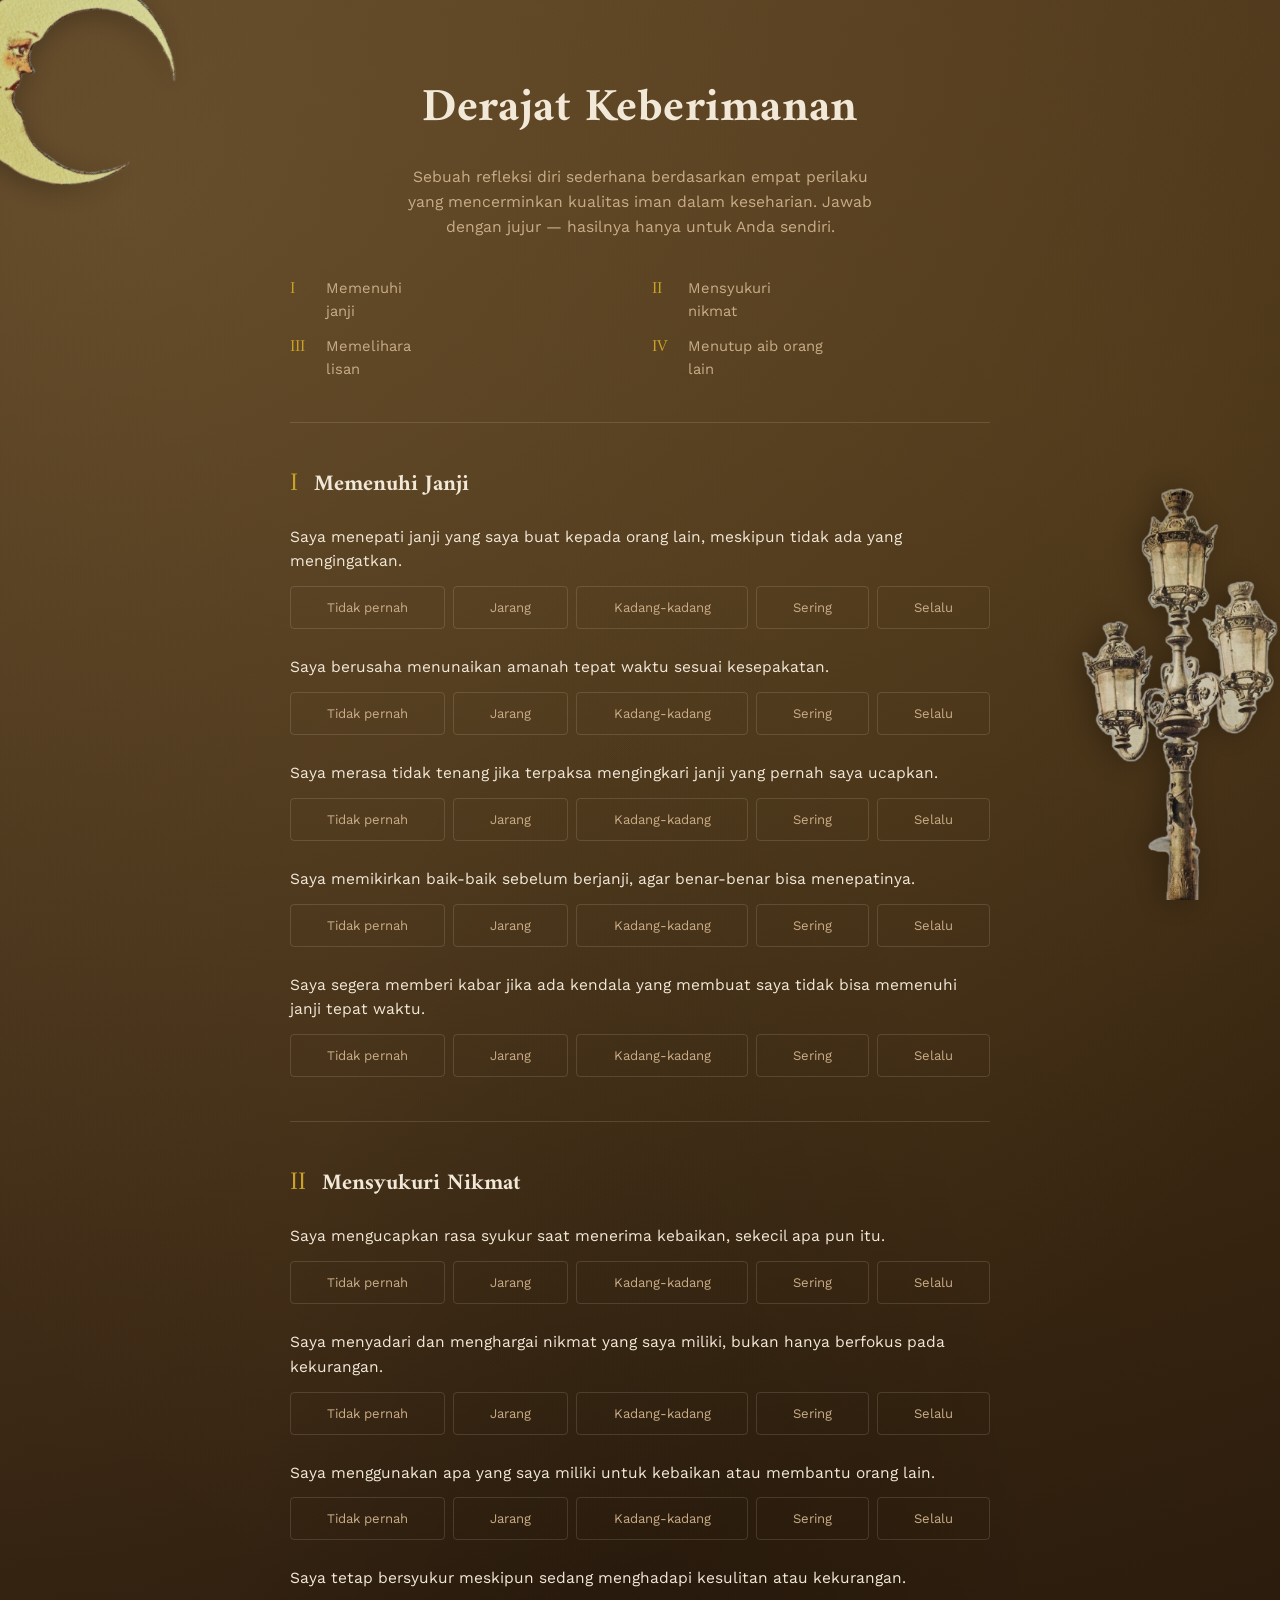
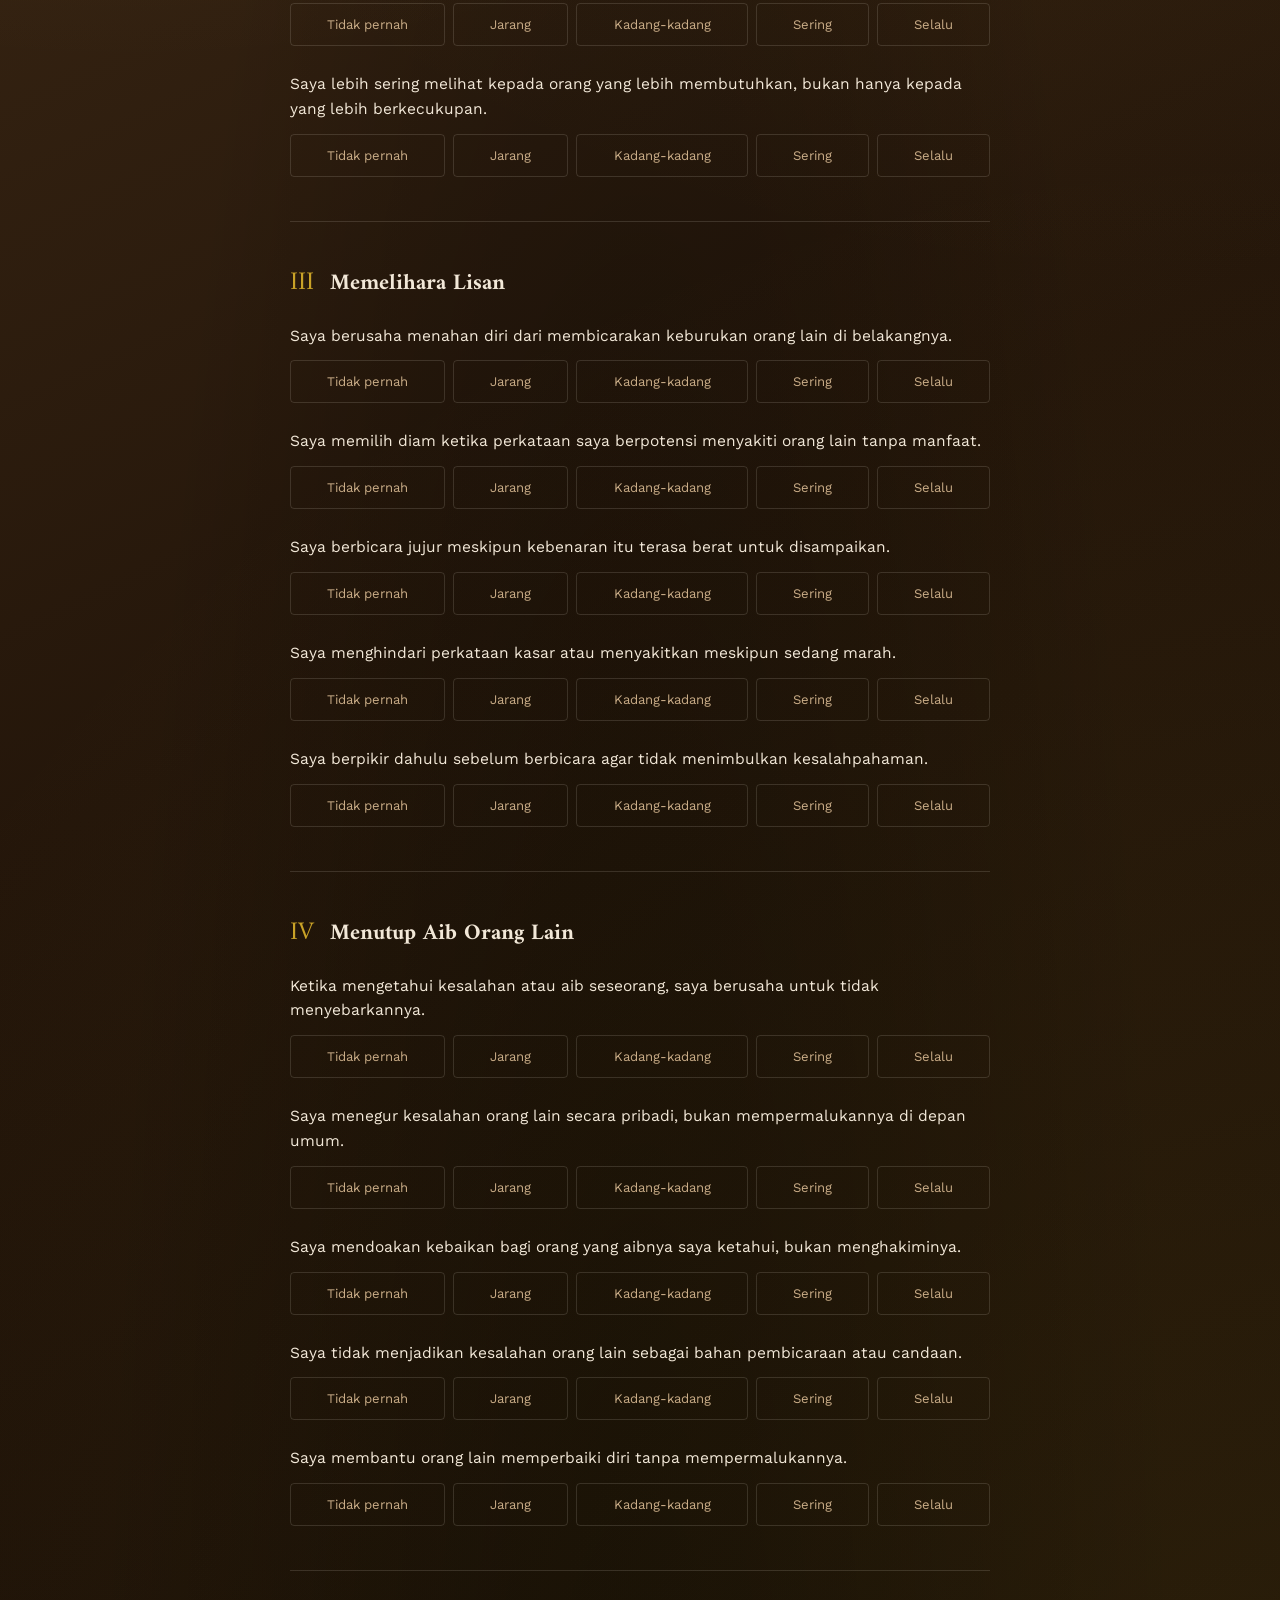
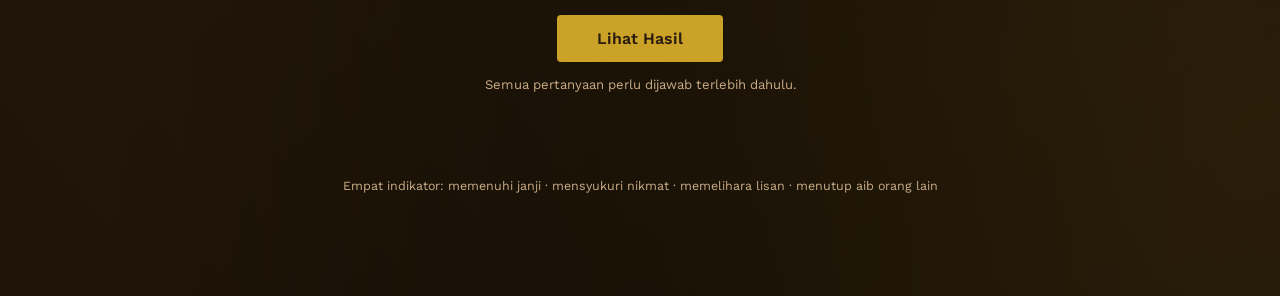
<file: index.html>
<!DOCTYPE html>
<html lang="id">
<head>
<meta charset="UTF-8">
<meta name="viewport" content="width=device-width, initial-scale=1.0">
<title>Derajat Keberimanan — Refleksi Diri</title>
<link rel="preconnect" href="https://fonts.googleapis.com">
<link rel="preconnect" href="https://fonts.gstatic.com" crossorigin>
<link href="https://fonts.googleapis.com/css2?family=Amiri:wght@400;700&family=Work+Sans:wght@400;500;600;700&display=swap" rel="stylesheet">
<link rel="stylesheet" href="style.css">
</head>
<body>

<img class="side-lamp" src="assets/lentera.png" alt="" aria-hidden="true">
<img class="corner-moon" src="assets/bulan.png" alt="" aria-hidden="true">

<div class="wrap">

<div id="quizPage" class="page active">

  <section class="hero">
    </svg>
    <h1>Derajat Keberimanan</h1>
    <p>Sebuah refleksi diri sederhana berdasarkan empat perilaku yang mencerminkan kualitas iman dalam keseharian. Jawab dengan jujur — hasilnya hanya untuk Anda sendiri.</p>

    <ul class="legend">
      <li><a href="indikator-janji.html"><span class="n">I</span> Memenuhi janji</a></li>
      <li><a href="indikator-syukur.html"><span class="n">II</span> Mensyukuri nikmat</a></li>
      <li><a href="indikator-lisan.html"><span class="n">III</span> Memelihara lisan</a></li>
      <li><a href="indikator-aib.html"><span class="n">IV</span> Menutup aib orang lain</a></li>
    </ul>
  </section>

  <form id="quizForm">

    <div class="indicator" data-indicator="0">
      <div class="indicator-head">
        <span class="mark">I</span>
        <h2>Memenuhi Janji</h2>
      </div>

      <div class="question">
        <p>Saya menepati janji yang saya buat kepada orang lain, meskipun tidak ada yang mengingatkan.</p>
        <div class="scale" data-q="0-0"></div>
      </div>
      <div class="question">
        <p>Saya berusaha menunaikan amanah tepat waktu sesuai kesepakatan.</p>
        <div class="scale" data-q="0-1"></div>
      </div>
      <div class="question">
        <p>Saya merasa tidak tenang jika terpaksa mengingkari janji yang pernah saya ucapkan.</p>
        <div class="scale" data-q="0-2"></div>
      </div>
      <div class="question">
        <p>Saya memikirkan baik-baik sebelum berjanji, agar benar-benar bisa menepatinya.</p>
        <div class="scale" data-q="0-3"></div>
      </div>
      <div class="question">
        <p>Saya segera memberi kabar jika ada kendala yang membuat saya tidak bisa memenuhi janji tepat waktu.</p>
        <div class="scale" data-q="0-4"></div>
      </div>
    </div>

    <div class="indicator" data-indicator="1">
      <div class="indicator-head">
        <span class="mark">II</span>
        <h2>Mensyukuri Nikmat</h2>
      </div>

      <div class="question">
        <p>Saya mengucapkan rasa syukur saat menerima kebaikan, sekecil apa pun itu.</p>
        <div class="scale" data-q="1-0"></div>
      </div>
      <div class="question">
        <p>Saya menyadari dan menghargai nikmat yang saya miliki, bukan hanya berfokus pada kekurangan.</p>
        <div class="scale" data-q="1-1"></div>
      </div>
      <div class="question">
        <p>Saya menggunakan apa yang saya miliki untuk kebaikan atau membantu orang lain.</p>
        <div class="scale" data-q="1-2"></div>
      </div>
      <div class="question">
        <p>Saya tetap bersyukur meskipun sedang menghadapi kesulitan atau kekurangan.</p>
        <div class="scale" data-q="1-3"></div>
      </div>
      <div class="question">
        <p>Saya lebih sering melihat kepada orang yang lebih membutuhkan, bukan hanya kepada yang lebih berkecukupan.</p>
        <div class="scale" data-q="1-4"></div>
      </div>
    </div>

    <div class="indicator" data-indicator="2">
      <div class="indicator-head">
        <span class="mark">III</span>
        <h2>Memelihara Lisan</h2>
      </div>

      <div class="question">
        <p>Saya berusaha menahan diri dari membicarakan keburukan orang lain di belakangnya.</p>
        <div class="scale" data-q="2-0"></div>
      </div>
      <div class="question">
        <p>Saya memilih diam ketika perkataan saya berpotensi menyakiti orang lain tanpa manfaat.</p>
        <div class="scale" data-q="2-1"></div>
      </div>
      <div class="question">
        <p>Saya berbicara jujur meskipun kebenaran itu terasa berat untuk disampaikan.</p>
        <div class="scale" data-q="2-2"></div>
      </div>
      <div class="question">
        <p>Saya menghindari perkataan kasar atau menyakitkan meskipun sedang marah.</p>
        <div class="scale" data-q="2-3"></div>
      </div>
      <div class="question">
        <p>Saya berpikir dahulu sebelum berbicara agar tidak menimbulkan kesalahpahaman.</p>
        <div class="scale" data-q="2-4"></div>
      </div>
    </div>

    <div class="indicator" data-indicator="3">
      <div class="indicator-head">
        <span class="mark">IV</span>
        <h2>Menutup Aib Orang Lain</h2>
      </div>

      <div class="question">
        <p>Ketika mengetahui kesalahan atau aib seseorang, saya berusaha untuk tidak menyebarkannya.</p>
        <div class="scale" data-q="3-0"></div>
      </div>
      <div class="question">
        <p>Saya menegur kesalahan orang lain secara pribadi, bukan mempermalukannya di depan umum.</p>
        <div class="scale" data-q="3-1"></div>
      </div>
      <div class="question">
        <p>Saya mendoakan kebaikan bagi orang yang aibnya saya ketahui, bukan menghakiminya.</p>
        <div class="scale" data-q="3-2"></div>
      </div>
      <div class="question">
        <p>Saya tidak menjadikan kesalahan orang lain sebagai bahan pembicaraan atau candaan.</p>
        <div class="scale" data-q="3-3"></div>
      </div>
      <div class="question">
        <p>Saya membantu orang lain memperbaiki diri tanpa mempermalukannya.</p>
        <div class="scale" data-q="3-4"></div>
      </div>
    </div>

    <div class="submit-row">
      <button type="submit" id="submitBtn">Lihat Hasil</button>
      <p class="hint">Semua pertanyaan perlu dijawab terlebih dahulu.</p>
    </div>
  </form>

  <footer>Empat indikator: memenuhi janji &middot; mensyukuri nikmat &middot; memelihara lisan &middot; menutup aib orang lain</footer>

</div>

<div id="resultsPage" class="page">

  <nav class="results-nav">
    <button type="button" class="back-link" id="backLink">&larr; Kembali ke pertanyaan</button>
  </nav>

  <div class="result-overall">
    <div class="label">Derajat Keberimanan Anda</div>
    <div class="big-number" id="overallPct">0%</div>
    <div class="qualifier" id="overallQualifier">—</div>
    <div class="bar"><div class="bar-fill" id="overallBar"></div></div>
  </div>

  <div class="breakdown" id="breakdown"></div>

  <div class="note">
    Alat ini adalah sarana refleksi diri, bukan penilaian mutlak. Keimanan yang sesungguhnya berada di dalam hati dan hanya diketahui secara pasti oleh Allah SWT. Jadikan hasil ini sebagai pengingat untuk terus memperbaiki diri, bukan sebagai vonis akhir.
  </div>

  <div class="retry-row">
    <button type="button" id="retryBtn">Isi Ulang</button>
  </div>

</div>

</div>

<script src="script.js"></script>

</body>
</html>
</file>
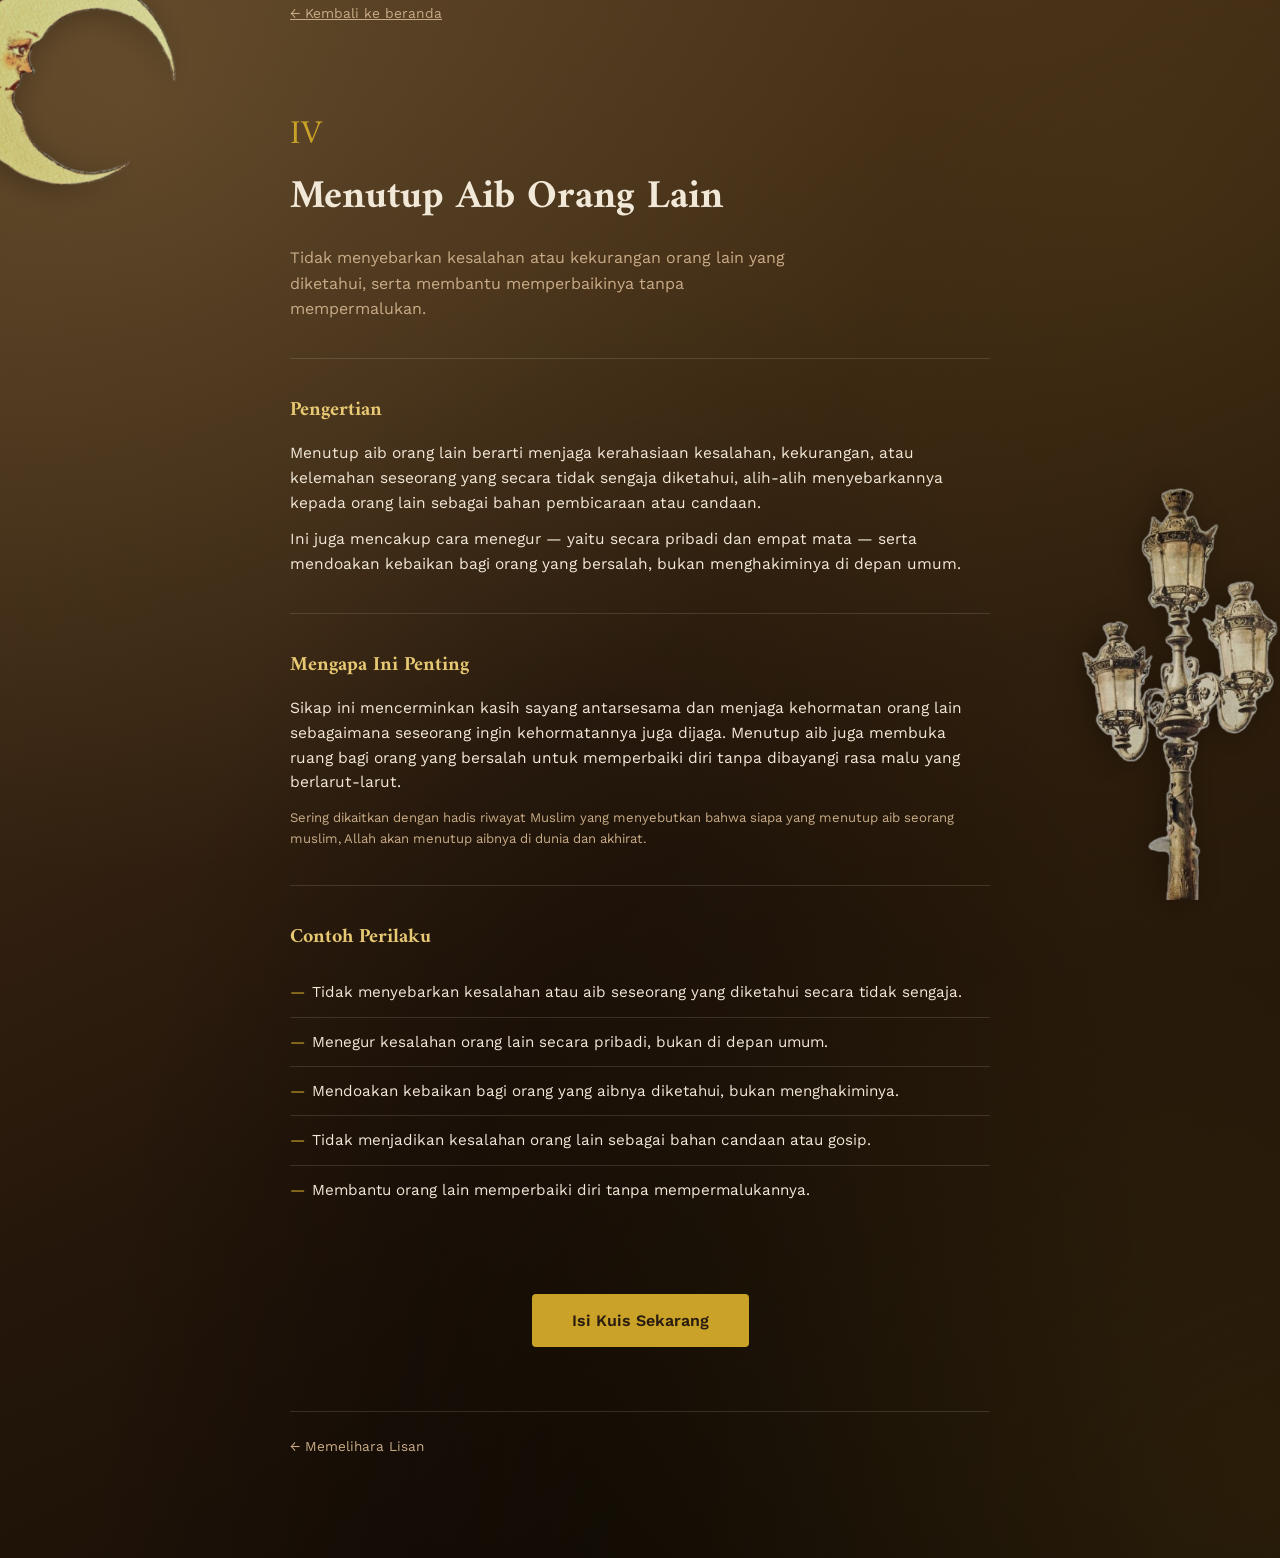
<file: indikator-aib.html>
<!DOCTYPE html>
<html lang="id">
<head>
<meta charset="UTF-8">
<meta name="viewport" content="width=device-width, initial-scale=1.0">
<title>Menutup Aib Orang Lain — Derajat Keberimanan</title>
<link rel="preconnect" href="https://fonts.googleapis.com">
<link rel="preconnect" href="https://fonts.gstatic.com" crossorigin>
<link href="https://fonts.googleapis.com/css2?family=Amiri:wght@400;700&family=Work+Sans:wght@400;500;600;700&display=swap" rel="stylesheet">
<link rel="stylesheet" href="style.css">
</head>
<body>

<img class="side-lamp" src="assets/lentera.png" alt="" aria-hidden="true">
<img class="corner-moon" src="assets/bulan.png" alt="" aria-hidden="true">

<div class="wrap">

  <nav class="results-nav">
    <a class="back-link" href="index.html">&larr; Kembali ke beranda</a>
  </nav>

  <header class="def-hero">
    <span class="mark-lg">IV</span>
    <h1>Menutup Aib Orang Lain</h1>
    <p class="tagline">Tidak menyebarkan kesalahan atau kekurangan orang lain yang diketahui, serta membantu memperbaikinya tanpa mempermalukan.</p>
  </header>

  <section class="def-section">
    <h2>Pengertian</h2>
    <p>Menutup aib orang lain berarti menjaga kerahasiaan kesalahan, kekurangan, atau kelemahan seseorang yang secara tidak sengaja diketahui, alih-alih menyebarkannya kepada orang lain sebagai bahan pembicaraan atau candaan.</p>
    <p>Ini juga mencakup cara menegur — yaitu secara pribadi dan empat mata — serta mendoakan kebaikan bagi orang yang bersalah, bukan menghakiminya di depan umum.</p>
  </section>

  <section class="def-section">
    <h2>Mengapa Ini Penting</h2>
    <p>Sikap ini mencerminkan kasih sayang antarsesama dan menjaga kehormatan orang lain sebagaimana seseorang ingin kehormatannya juga dijaga. Menutup aib juga membuka ruang bagi orang yang bersalah untuk memperbaiki diri tanpa dibayangi rasa malu yang berlarut-larut.</p>
    <p class="source">Sering dikaitkan dengan hadis riwayat Muslim yang menyebutkan bahwa siapa yang menutup aib seorang muslim, Allah akan menutup aibnya di dunia dan akhirat.</p>
  </section>

  <section class="def-section">
    <h2>Contoh Perilaku</h2>
    <ul class="example-list">
      <li>Tidak menyebarkan kesalahan atau aib seseorang yang diketahui secara tidak sengaja.</li>
      <li>Menegur kesalahan orang lain secara pribadi, bukan di depan umum.</li>
      <li>Mendoakan kebaikan bagi orang yang aibnya diketahui, bukan menghakiminya.</li>
      <li>Tidak menjadikan kesalahan orang lain sebagai bahan candaan atau gosip.</li>
      <li>Membantu orang lain memperbaiki diri tanpa mempermalukannya.</li>
    </ul>
  </section>

  <div class="detail-cta">
    <a class="primary-btn" href="index.html">Isi Kuis Sekarang</a>
  </div>

  <div class="detail-nav-links">
    <a href="indikator-lisan.html">&larr; Memelihara Lisan</a>
    <span></span>
  </div>

</div>

</body>
</html>
</file>
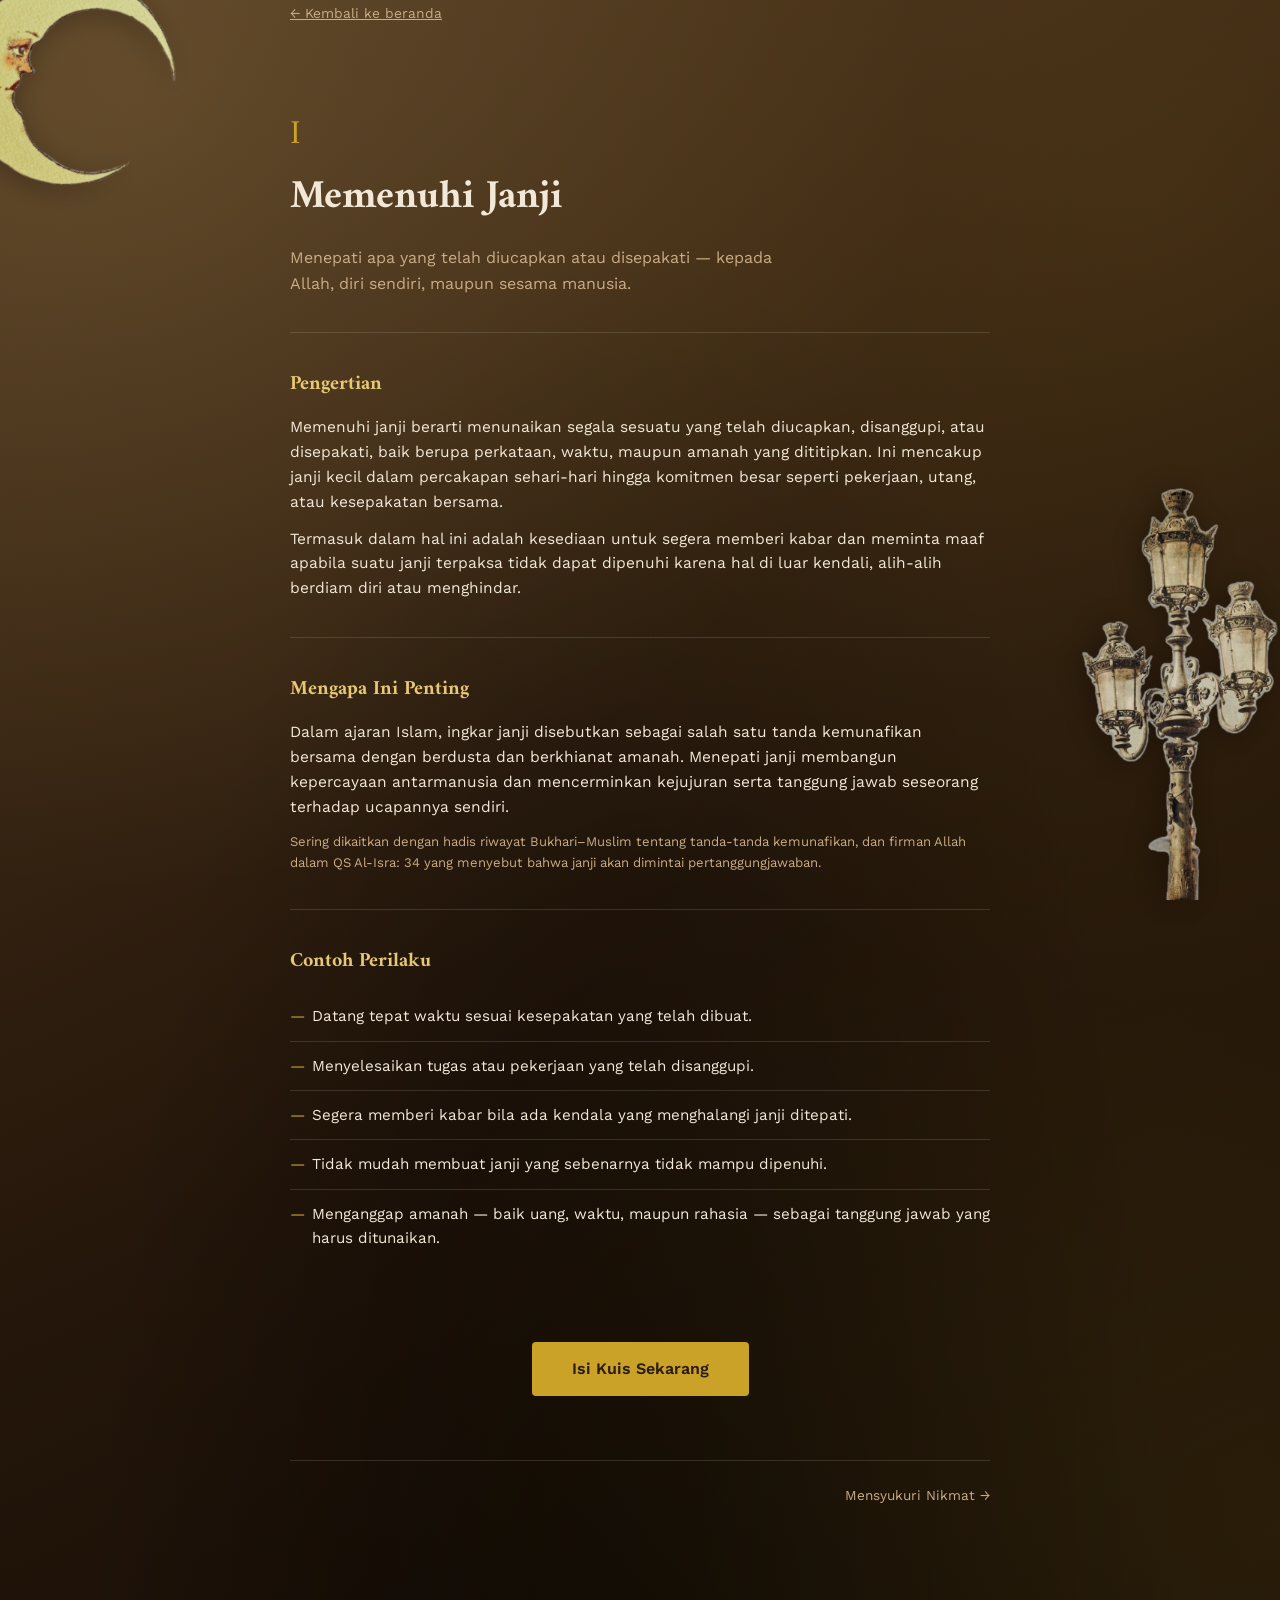
<file: indikator-janji.html>
<!DOCTYPE html>
<html lang="id">
<head>
<meta charset="UTF-8">
<meta name="viewport" content="width=device-width, initial-scale=1.0">
<title>Memenuhi Janji — Derajat Keberimanan</title>
<link rel="preconnect" href="https://fonts.googleapis.com">
<link rel="preconnect" href="https://fonts.gstatic.com" crossorigin>
<link href="https://fonts.googleapis.com/css2?family=Amiri:wght@400;700&family=Work+Sans:wght@400;500;600;700&display=swap" rel="stylesheet">
<link rel="stylesheet" href="style.css">
</head>
<body>

<img class="side-lamp" src="assets/lentera.png" alt="" aria-hidden="true">
<img class="corner-moon" src="assets/bulan.png" alt="" aria-hidden="true">

<div class="wrap">

  <nav class="results-nav">
    <a class="back-link" href="index.html">&larr; Kembali ke beranda</a>
  </nav>

  <header class="def-hero">
    <span class="mark-lg">I</span>
    <h1>Memenuhi Janji</h1>
    <p class="tagline">Menepati apa yang telah diucapkan atau disepakati — kepada Allah, diri sendiri, maupun sesama manusia.</p>
  </header>

  <section class="def-section">
    <h2>Pengertian</h2>
    <p>Memenuhi janji berarti menunaikan segala sesuatu yang telah diucapkan, disanggupi, atau disepakati, baik berupa perkataan, waktu, maupun amanah yang dititipkan. Ini mencakup janji kecil dalam percakapan sehari-hari hingga komitmen besar seperti pekerjaan, utang, atau kesepakatan bersama.</p>
    <p>Termasuk dalam hal ini adalah kesediaan untuk segera memberi kabar dan meminta maaf apabila suatu janji terpaksa tidak dapat dipenuhi karena hal di luar kendali, alih-alih berdiam diri atau menghindar.</p>
  </section>

  <section class="def-section">
    <h2>Mengapa Ini Penting</h2>
    <p>Dalam ajaran Islam, ingkar janji disebutkan sebagai salah satu tanda kemunafikan bersama dengan berdusta dan berkhianat amanah. Menepati janji membangun kepercayaan antarmanusia dan mencerminkan kejujuran serta tanggung jawab seseorang terhadap ucapannya sendiri.</p>
    <p class="source">Sering dikaitkan dengan hadis riwayat Bukhari–Muslim tentang tanda-tanda kemunafikan, dan firman Allah dalam QS Al-Isra: 34 yang menyebut bahwa janji akan dimintai pertanggungjawaban.</p>
  </section>

  <section class="def-section">
    <h2>Contoh Perilaku</h2>
    <ul class="example-list">
      <li>Datang tepat waktu sesuai kesepakatan yang telah dibuat.</li>
      <li>Menyelesaikan tugas atau pekerjaan yang telah disanggupi.</li>
      <li>Segera memberi kabar bila ada kendala yang menghalangi janji ditepati.</li>
      <li>Tidak mudah membuat janji yang sebenarnya tidak mampu dipenuhi.</li>
      <li>Menganggap amanah — baik uang, waktu, maupun rahasia — sebagai tanggung jawab yang harus ditunaikan.</li>
    </ul>
  </section>

  <div class="detail-cta">
    <a class="primary-btn" href="index.html">Isi Kuis Sekarang</a>
  </div>

  <div class="detail-nav-links">
    <span></span>
    <a class="next" href="indikator-syukur.html">Mensyukuri Nikmat &rarr;</a>
  </div>

</div>

</body>
</html>
</file>
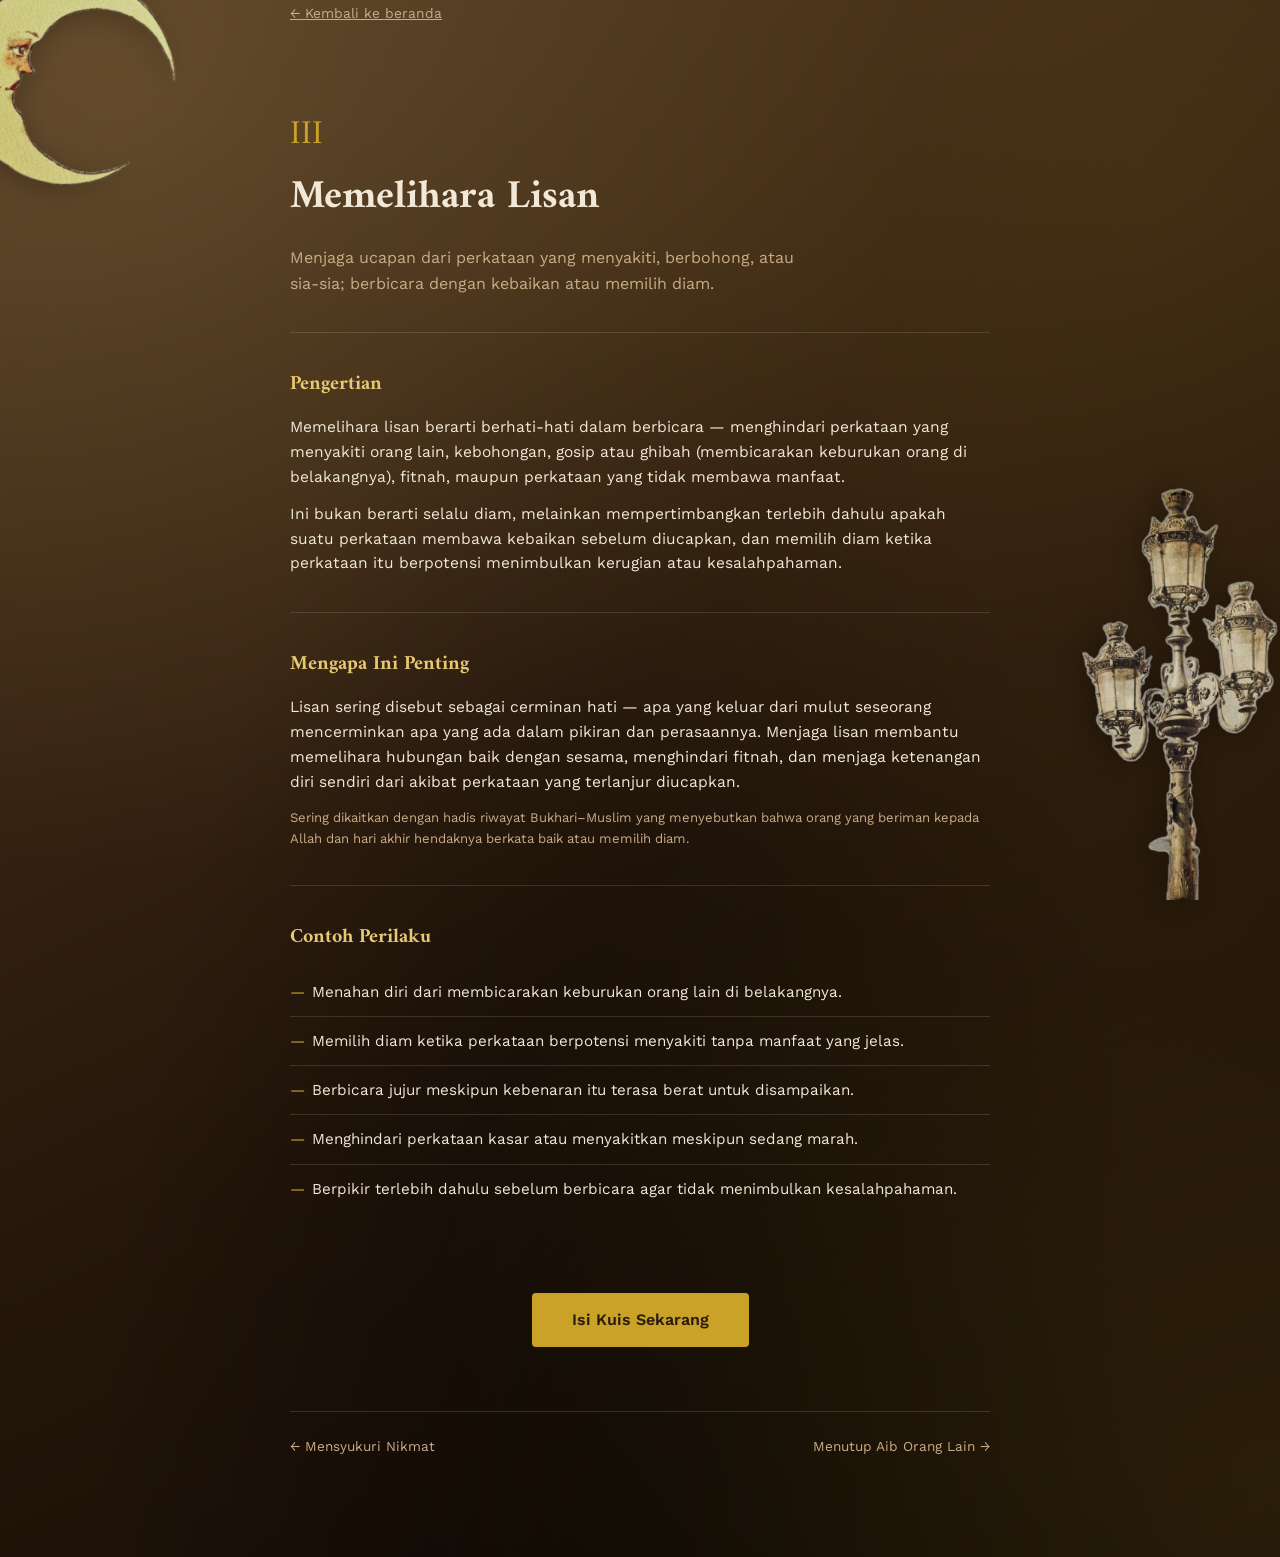
<file: indikator-lisan.html>
<!DOCTYPE html>
<html lang="id">
<head>
<meta charset="UTF-8">
<meta name="viewport" content="width=device-width, initial-scale=1.0">
<title>Memelihara Lisan — Derajat Keberimanan</title>
<link rel="preconnect" href="https://fonts.googleapis.com">
<link rel="preconnect" href="https://fonts.gstatic.com" crossorigin>
<link href="https://fonts.googleapis.com/css2?family=Amiri:wght@400;700&family=Work+Sans:wght@400;500;600;700&display=swap" rel="stylesheet">
<link rel="stylesheet" href="style.css">
</head>
<body>

<img class="side-lamp" src="assets/lentera.png" alt="" aria-hidden="true">
<img class="corner-moon" src="assets/bulan.png" alt="" aria-hidden="true">

<div class="wrap">

  <nav class="results-nav">
    <a class="back-link" href="index.html">&larr; Kembali ke beranda</a>
  </nav>

  <header class="def-hero">
    <span class="mark-lg">III</span>
    <h1>Memelihara Lisan</h1>
    <p class="tagline">Menjaga ucapan dari perkataan yang menyakiti, berbohong, atau sia-sia; berbicara dengan kebaikan atau memilih diam.</p>
  </header>

  <section class="def-section">
    <h2>Pengertian</h2>
    <p>Memelihara lisan berarti berhati-hati dalam berbicara — menghindari perkataan yang menyakiti orang lain, kebohongan, gosip atau ghibah (membicarakan keburukan orang di belakangnya), fitnah, maupun perkataan yang tidak membawa manfaat.</p>
    <p>Ini bukan berarti selalu diam, melainkan mempertimbangkan terlebih dahulu apakah suatu perkataan membawa kebaikan sebelum diucapkan, dan memilih diam ketika perkataan itu berpotensi menimbulkan kerugian atau kesalahpahaman.</p>
  </section>

  <section class="def-section">
    <h2>Mengapa Ini Penting</h2>
    <p>Lisan sering disebut sebagai cerminan hati — apa yang keluar dari mulut seseorang mencerminkan apa yang ada dalam pikiran dan perasaannya. Menjaga lisan membantu memelihara hubungan baik dengan sesama, menghindari fitnah, dan menjaga ketenangan diri sendiri dari akibat perkataan yang terlanjur diucapkan.</p>
    <p class="source">Sering dikaitkan dengan hadis riwayat Bukhari–Muslim yang menyebutkan bahwa orang yang beriman kepada Allah dan hari akhir hendaknya berkata baik atau memilih diam.</p>
  </section>

  <section class="def-section">
    <h2>Contoh Perilaku</h2>
    <ul class="example-list">
      <li>Menahan diri dari membicarakan keburukan orang lain di belakangnya.</li>
      <li>Memilih diam ketika perkataan berpotensi menyakiti tanpa manfaat yang jelas.</li>
      <li>Berbicara jujur meskipun kebenaran itu terasa berat untuk disampaikan.</li>
      <li>Menghindari perkataan kasar atau menyakitkan meskipun sedang marah.</li>
      <li>Berpikir terlebih dahulu sebelum berbicara agar tidak menimbulkan kesalahpahaman.</li>
    </ul>
  </section>

  <div class="detail-cta">
    <a class="primary-btn" href="index.html">Isi Kuis Sekarang</a>
  </div>

  <div class="detail-nav-links">
    <a href="indikator-syukur.html">&larr; Mensyukuri Nikmat</a>
    <a class="next" href="indikator-aib.html">Menutup Aib Orang Lain &rarr;</a>
  </div>

</div>

</body>
</html>
</file>
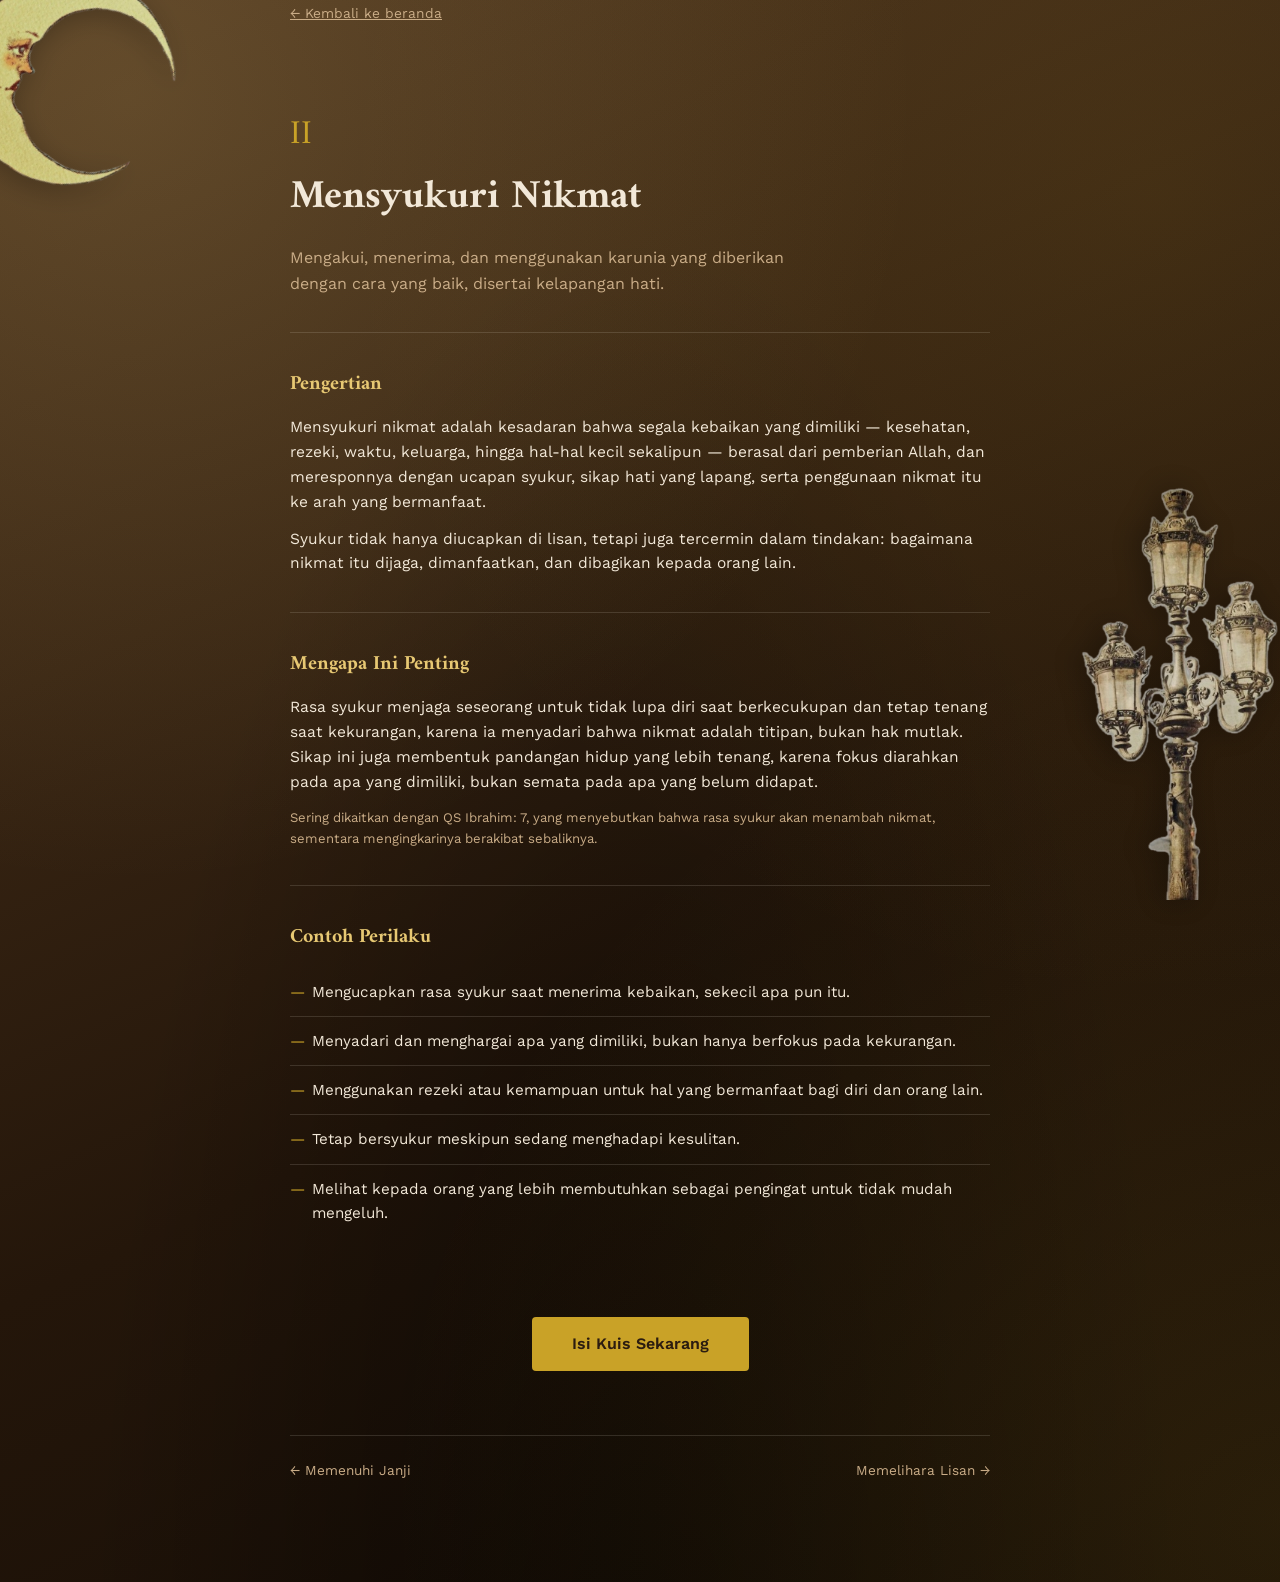
<file: indikator-syukur.html>
<!DOCTYPE html>
<html lang="id">
<head>
<meta charset="UTF-8">
<meta name="viewport" content="width=device-width, initial-scale=1.0">
<title>Mensyukuri Nikmat — Derajat Keberimanan</title>
<link rel="preconnect" href="https://fonts.googleapis.com">
<link rel="preconnect" href="https://fonts.gstatic.com" crossorigin>
<link href="https://fonts.googleapis.com/css2?family=Amiri:wght@400;700&family=Work+Sans:wght@400;500;600;700&display=swap" rel="stylesheet">
<link rel="stylesheet" href="style.css">
</head>
<body>

<img class="side-lamp" src="assets/lentera.png" alt="" aria-hidden="true">
<img class="corner-moon" src="assets/bulan.png" alt="" aria-hidden="true">

<div class="wrap">

  <nav class="results-nav">
    <a class="back-link" href="index.html">&larr; Kembali ke beranda</a>
  </nav>

  <header class="def-hero">
    <span class="mark-lg">II</span>
    <h1>Mensyukuri Nikmat</h1>
    <p class="tagline">Mengakui, menerima, dan menggunakan karunia yang diberikan dengan cara yang baik, disertai kelapangan hati.</p>
  </header>

  <section class="def-section">
    <h2>Pengertian</h2>
    <p>Mensyukuri nikmat adalah kesadaran bahwa segala kebaikan yang dimiliki — kesehatan, rezeki, waktu, keluarga, hingga hal-hal kecil sekalipun — berasal dari pemberian Allah, dan meresponnya dengan ucapan syukur, sikap hati yang lapang, serta penggunaan nikmat itu ke arah yang bermanfaat.</p>
    <p>Syukur tidak hanya diucapkan di lisan, tetapi juga tercermin dalam tindakan: bagaimana nikmat itu dijaga, dimanfaatkan, dan dibagikan kepada orang lain.</p>
  </section>

  <section class="def-section">
    <h2>Mengapa Ini Penting</h2>
    <p>Rasa syukur menjaga seseorang untuk tidak lupa diri saat berkecukupan dan tetap tenang saat kekurangan, karena ia menyadari bahwa nikmat adalah titipan, bukan hak mutlak. Sikap ini juga membentuk pandangan hidup yang lebih tenang, karena fokus diarahkan pada apa yang dimiliki, bukan semata pada apa yang belum didapat.</p>
    <p class="source">Sering dikaitkan dengan QS Ibrahim: 7, yang menyebutkan bahwa rasa syukur akan menambah nikmat, sementara mengingkarinya berakibat sebaliknya.</p>
  </section>

  <section class="def-section">
    <h2>Contoh Perilaku</h2>
    <ul class="example-list">
      <li>Mengucapkan rasa syukur saat menerima kebaikan, sekecil apa pun itu.</li>
      <li>Menyadari dan menghargai apa yang dimiliki, bukan hanya berfokus pada kekurangan.</li>
      <li>Menggunakan rezeki atau kemampuan untuk hal yang bermanfaat bagi diri dan orang lain.</li>
      <li>Tetap bersyukur meskipun sedang menghadapi kesulitan.</li>
      <li>Melihat kepada orang yang lebih membutuhkan sebagai pengingat untuk tidak mudah mengeluh.</li>
    </ul>
  </section>

  <div class="detail-cta">
    <a class="primary-btn" href="index.html">Isi Kuis Sekarang</a>
  </div>

  <div class="detail-nav-links">
    <a href="indikator-janji.html">&larr; Memenuhi Janji</a>
    <a class="next" href="indikator-lisan.html">Memelihara Lisan &rarr;</a>
  </div>

</div>

</body>
</html>
</file>
<file: style.css>
:root{
  --bg-deep: #2B1C10;
  --bg-panel: #3D2A18;
  --bg-panel-soft: #46311C;
  --bg-track: #1C1108;
  --text-main: #F2E8D8;
  --text-muted: #C9AC87;
  --gold: #C9A227;
  --gold-light: #E7C873;
  --line: rgba(242,232,216,0.14);
  --radius: 4px;
}

*{ box-sizing: border-box; }

html{ scroll-behavior: smooth; }

body{
  margin: 0;
  background-color: #201404;
  background-image:
    radial-gradient(circle at 10% 6%, rgba(231,200,115,0.16), transparent 42%),
    radial-gradient(circle at 90% 12%, rgba(201,162,39,0.09), transparent 45%),
    radial-gradient(circle at 100% 96%, rgba(201,162,39,0.11), transparent 45%),
    radial-gradient(ellipse at 50% 115%, rgba(0,0,0,0.55), transparent 62%),
    linear-gradient(155deg, #4E361F 0%, #382513 32%, #24160A 60%, #140C05 100%);
  color: var(--text-main);
  font-family: 'Work Sans', sans-serif;
  line-height: 1.6;
  padding: 0 20px 100px;
}

h1, h2, h3{
  font-family: 'Amiri', serif;
  font-weight: 700;
  margin: 0;
}

.wrap{
  max-width: 700px;
  margin: 0 auto;
}

/* ---------- Hero ---------- */
.hero{
  padding: 72px 0 40px;
  text-align: center;
  border-bottom: 1px solid var(--line);
}

.motif{
  width: 64px;
  height: 64px;
  margin: 0 auto 28px;
  opacity: 0.85;
}

.hero h1{
  font-size: clamp(2.1rem, 5vw, 2.9rem);
  letter-spacing: 0.01em;
}

.hero p{
  color: var(--text-muted);
  max-width: 480px;
  margin: 18px auto 0;
  font-size: 0.98rem;
}

/* ---------- Indicator legend ---------- */
.legend{
  display: grid;
  grid-template-columns: repeat(2, 1fr);
  gap: 10px 24px;
  margin: 36px 0 0;
  padding: 0;
  list-style: none;
  text-align: left;
}

.legend li{
  display: flex;
  align-items: baseline;
  gap: 10px;
  font-size: 0.92rem;
  color: var(--text-muted);
}

.legend .n{
  font-family: 'Amiri', serif;
  color: var(--gold);
  font-size: 1.05rem;
  flex: 0 0 26px;
  text-align: left;
}

/* ---------- Form sections ---------- */
.indicator{
  padding: 44px 0;
  border-bottom: 1px solid var(--line);
}

.indicator-head{
  display: flex;
  align-items: baseline;
  gap: 16px;
  margin-bottom: 22px;
}

.indicator-head .mark{
  font-family: 'Amiri', serif;
  color: var(--gold);
  font-size: 1.6rem;
  line-height: 1;
  flex: none;
}

.indicator-head h2{
  font-size: 1.4rem;
  color: var(--text-main);
}

.question{
  margin-bottom: 26px;
}

.question:last-child{ margin-bottom: 0; }

.question p{
  margin: 0 0 12px;
  font-size: 0.97rem;
  color: var(--text-main);
}

.scale{
  display: flex;
  gap: 8px;
  flex-wrap: wrap;
}

.scale input{
  position: absolute;
  opacity: 0;
  width: 1px;
  height: 1px;
}

.scale label{
  flex: 1 1 auto;
  min-width: 84px;
  text-align: center;
  padding: 10px 6px;
  border: 1px solid var(--line);
  border-radius: var(--radius);
  color: var(--text-muted);
  font-size: 0.82rem;
  cursor: pointer;
  transition: border-color 0.15s ease, color 0.15s ease, background 0.15s ease;
  user-select: none;
}

.scale label:hover{
  border-color: var(--gold);
  color: var(--text-main);
}

.scale input:checked + label{
  background: var(--gold);
  border-color: var(--gold);
  color: var(--bg-deep);
  font-weight: 600;
}

.scale input:focus-visible + label{
  outline: 2px solid var(--gold-light);
  outline-offset: 2px;
}

/* ---------- Submit ---------- */
.submit-row{
  padding: 44px 0 8px;
  text-align: center;
}

#submitBtn{
  background: var(--gold);
  color: var(--bg-deep);
  border: none;
  font-family: 'Work Sans', sans-serif;
  font-weight: 600;
  font-size: 1rem;
  padding: 14px 40px;
  border-radius: var(--radius);
  cursor: pointer;
  transition: background 0.15s ease, transform 0.1s ease;
}

#submitBtn:hover{ background: var(--gold-light); }
#submitBtn:active{ transform: translateY(1px); }
#submitBtn:focus-visible{ outline: 2px solid var(--gold-light); outline-offset: 3px; }

.hint{
  margin-top: 12px;
  font-size: 0.82rem;
  color: var(--text-muted);
}

/* ---------- Pages ---------- */
.page{ display: none; }
.page.active{ display: block; }

/* ---------- Results ---------- */
#resultsPage{
  padding-top: 64px;
}

.results-nav{
  margin-bottom: 28px;
}

.back-link{
  background: none;
  border: none;
  color: var(--text-muted);
  font-family: 'Work Sans', sans-serif;
  font-size: 0.86rem;
  cursor: pointer;
  padding: 0;
}

.back-link:hover{ color: var(--gold-light); }

.result-overall{
  text-align: center;
  padding: 36px 28px 40px;
  background: var(--bg-panel);
  border-radius: var(--radius);
  border: 1px solid var(--line);
}

.result-overall .label{
  color: var(--text-muted);
  font-size: 0.9rem;
}

.result-overall .big-number{
  font-family: 'Amiri', serif;
  font-size: clamp(3rem, 12vw, 4.2rem);
  color: var(--gold);
  line-height: 1;
  margin: 10px 0 6px;
}

.result-overall .qualifier{
  font-size: 1.05rem;
  color: var(--text-main);
  font-weight: 600;
}

.bar{
  height: 10px;
  background: var(--bg-track);
  border-radius: 6px;
  overflow: hidden;
  margin-top: 22px;
}

.bar-fill{
  height: 100%;
  width: 0%;
  background: linear-gradient(90deg, #7FA88F, var(--gold));
  border-radius: 6px;
  transition: width 1.1s cubic-bezier(0.22, 1, 0.36, 1);
}

.breakdown{
  margin-top: 32px;
}

.bd-row{
  padding: 18px 0;
  border-bottom: 1px solid var(--line);
}

.bd-row:last-child{ border-bottom: none; }

.bd-top{
  display: flex;
  justify-content: space-between;
  align-items: baseline;
  margin-bottom: 10px;
  gap: 12px;
}

.bd-top .name{
  font-size: 0.96rem;
  color: var(--text-main);
}

.bd-top .pct{
  font-family: 'Amiri', serif;
  color: var(--gold);
  font-size: 1.1rem;
  flex: none;
}

.bd-bar{
  height: 7px;
  background: var(--bg-track);
  border-radius: 5px;
  overflow: hidden;
}

.bd-bar-fill{
  height: 100%;
  width: 0%;
  background: var(--gold);
  opacity: 0.85;
  border-radius: 5px;
  transition: width 1s cubic-bezier(0.22, 1, 0.36, 1);
}

.note{
  margin-top: 40px;
  padding: 20px 22px;
  border-left: 2px solid var(--gold);
  background: var(--bg-panel-soft);
  border-radius: 0 var(--radius) var(--radius) 0;
  font-size: 0.88rem;
  color: var(--text-muted);
}

.retry-row{
  text-align: center;
  margin-top: 32px;
}

#retryBtn{
  background: none;
  border: 1px solid var(--line);
  color: var(--text-muted);
  font-family: 'Work Sans', sans-serif;
  font-size: 0.9rem;
  padding: 11px 28px;
  border-radius: var(--radius);
  cursor: pointer;
  transition: border-color 0.15s ease, color 0.15s ease;
}

#retryBtn:hover{ border-color: var(--gold); color: var(--text-main); }

footer{
  text-align: center;
  margin-top: 60px;
  color: var(--text-muted);
  font-size: 0.78rem;
}

@media (max-width: 480px){
  .legend{ grid-template-columns: 1fr; }
  .scale label{ min-width: 60px; font-size: 0.76rem; padding: 9px 4px; }
}

@media (prefers-reduced-motion: reduce){
  html{ scroll-behavior: auto; }
  .bar-fill, .bd-bar-fill{ transition: none; }
}

/* ---------- Legend as links ---------- */
.legend a{
  display: flex;
  align-items: baseline;
  gap: 10px;
  color: var(--text-muted);
  text-decoration: none;
  transition: color 0.15s ease;
}

.legend a:hover{ color: var(--text-main); }
.legend a:hover .n{ color: var(--gold-light); }

/* ---------- Detail (definition) pages ---------- */
.def-hero{
  padding: 64px 0 36px;
  border-bottom: 1px solid var(--line);
}

.def-hero .mark-lg{
  font-family: 'Amiri', serif;
  color: var(--gold);
  font-size: 2.1rem;
  line-height: 1;
  display: block;
  margin-bottom: 14px;
}

.def-hero h1{
  font-size: clamp(1.9rem, 5vw, 2.5rem);
}

.def-hero p.tagline{
  color: var(--text-muted);
  max-width: 520px;
  margin: 16px 0 0;
  font-size: 1rem;
}

.def-section{
  padding: 36px 0;
  border-bottom: 1px solid var(--line);
}

.def-section:last-of-type{ border-bottom: none; }

.def-section h2{
  font-size: 1.25rem;
  margin-bottom: 14px;
  color: var(--gold-light);
}

.def-section p{
  margin: 0 0 12px;
  font-size: 0.97rem;
  color: var(--text-main);
}

.def-section p:last-child{ margin-bottom: 0; }

.def-section .source{
  font-size: 0.82rem;
  color: var(--text-muted);
}

.example-list{
  list-style: none;
  margin: 0;
  padding: 0;
}

.example-list li{
  position: relative;
  padding: 12px 0 12px 22px;
  border-bottom: 1px solid var(--line);
  font-size: 0.95rem;
  color: var(--text-main);
}

.example-list li:last-child{ border-bottom: none; }

.example-list li::before{
  content: '—';
  position: absolute;
  left: 0;
  color: var(--gold);
}

.detail-cta{
  text-align: center;
  padding: 44px 0 8px;
}

.primary-btn{
  display: inline-block;
  background: var(--gold);
  color: var(--bg-deep);
  border: none;
  font-family: 'Work Sans', sans-serif;
  font-weight: 600;
  font-size: 1rem;
  padding: 14px 40px;
  border-radius: var(--radius);
  cursor: pointer;
  text-decoration: none;
  transition: background 0.15s ease, transform 0.1s ease;
}

.primary-btn:hover{ background: var(--gold-light); }
.primary-btn:active{ transform: translateY(1px); }

.detail-nav-links{
  display: flex;
  justify-content: space-between;
  gap: 16px;
  margin-top: 56px;
  padding-top: 24px;
  border-top: 1px solid var(--line);
  font-size: 0.85rem;
}

.detail-nav-links a{
  color: var(--text-muted);
  text-decoration: none;
}

.detail-nav-links a:hover{ color: var(--gold-light); }

.detail-nav-links .next{ margin-left: auto; text-align: right; }

/* ---------- Decorative lamp post ---------- */
.side-lamp{
  position: fixed;
  right: 0;
  bottom: 0;
  height: 46vh;
  min-height: 260px;
  max-height: 420px;
  width: auto;
  opacity: 0.85;
  pointer-events: none;
  z-index: 0;
  filter: drop-shadow(-6px 0 14px rgba(0,0,0,0.35));
}

@media (max-width: 900px){
  .side-lamp{ display: none; }
}

/* ---------- Decorative moon ---------- */
.corner-moon{
  position: fixed;
  left: 30px;
  top: -65px;
  width: 200px;
  height: auto;
  opacity: 0.9;
  pointer-events: none;
  z-index: 0;
  filter: drop-shadow(0 6px 14px rgba(0,0,0,0.3));
  transform-origin: top left;
  transform: rotate(30deg);
}

@media (max-width: 600px){
  .corner-moon{ width: 120px; left: -28px; top: -28px; }
}
</file>
